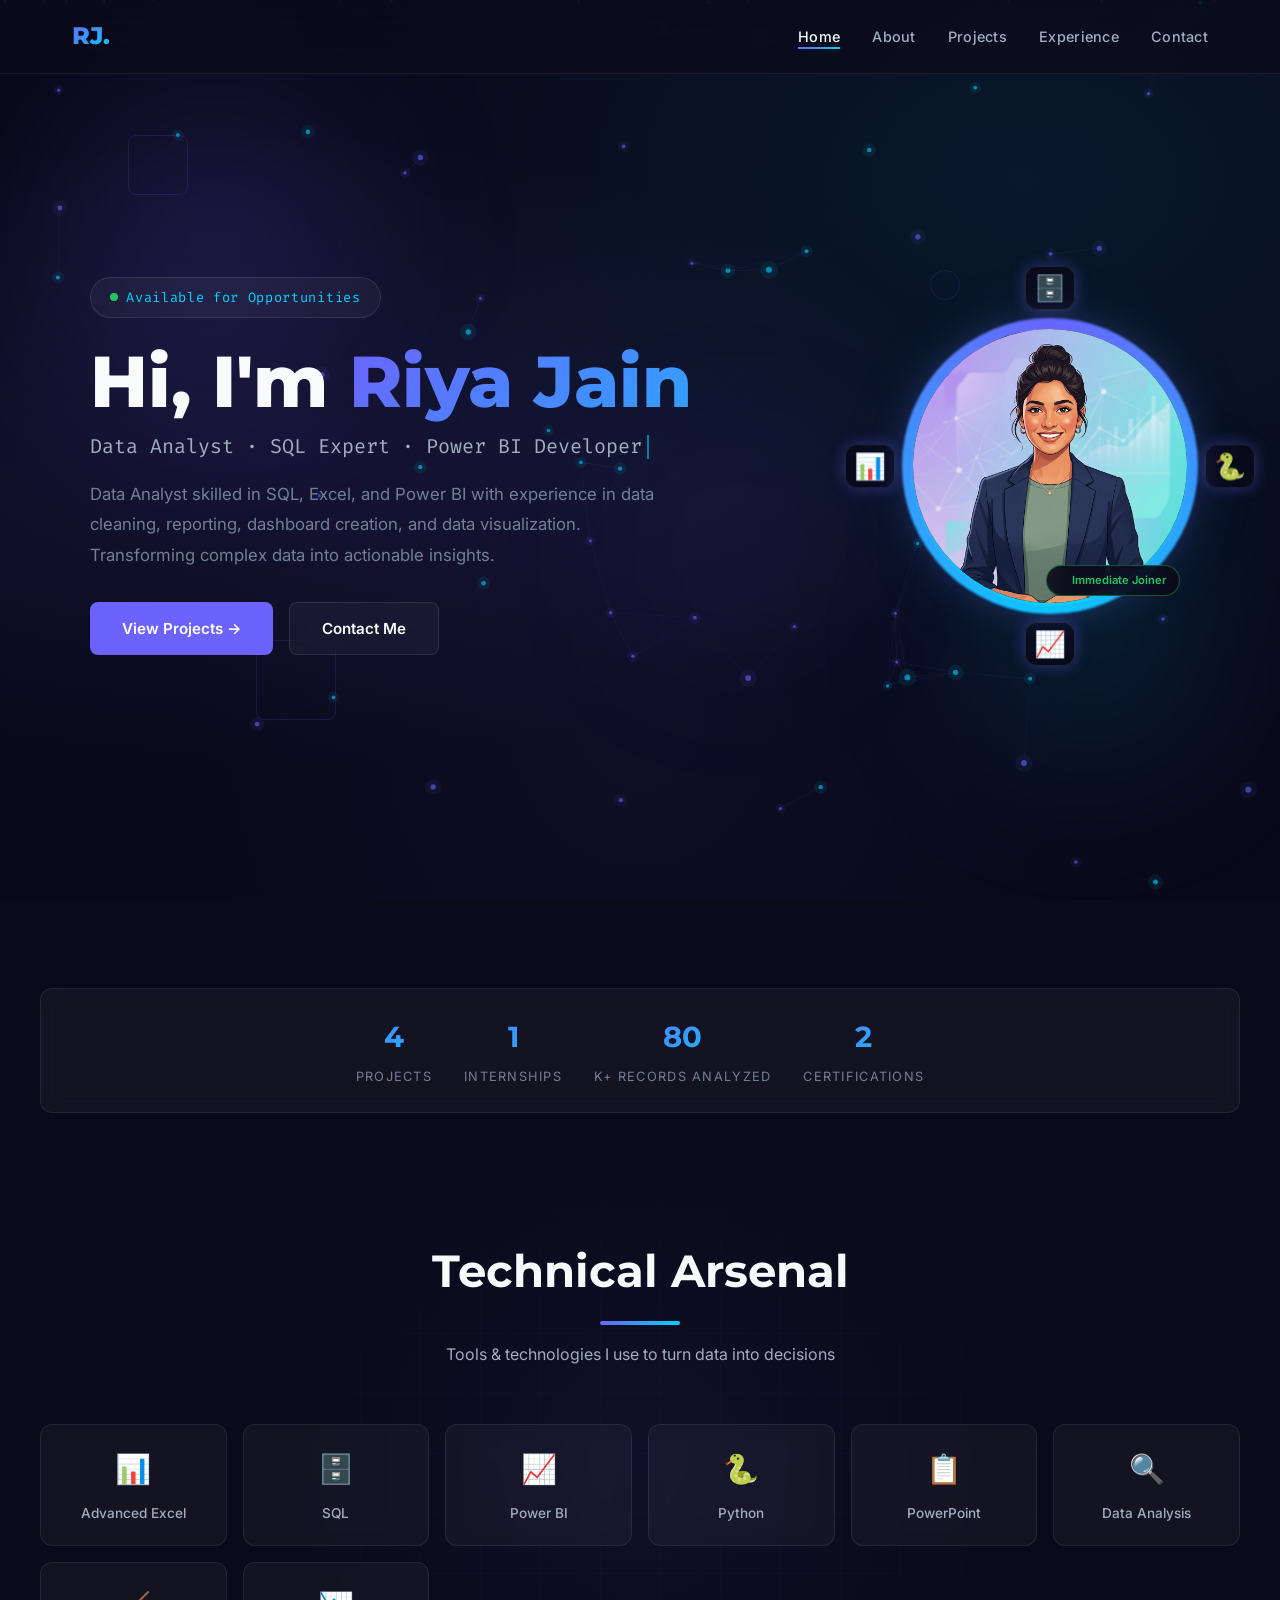
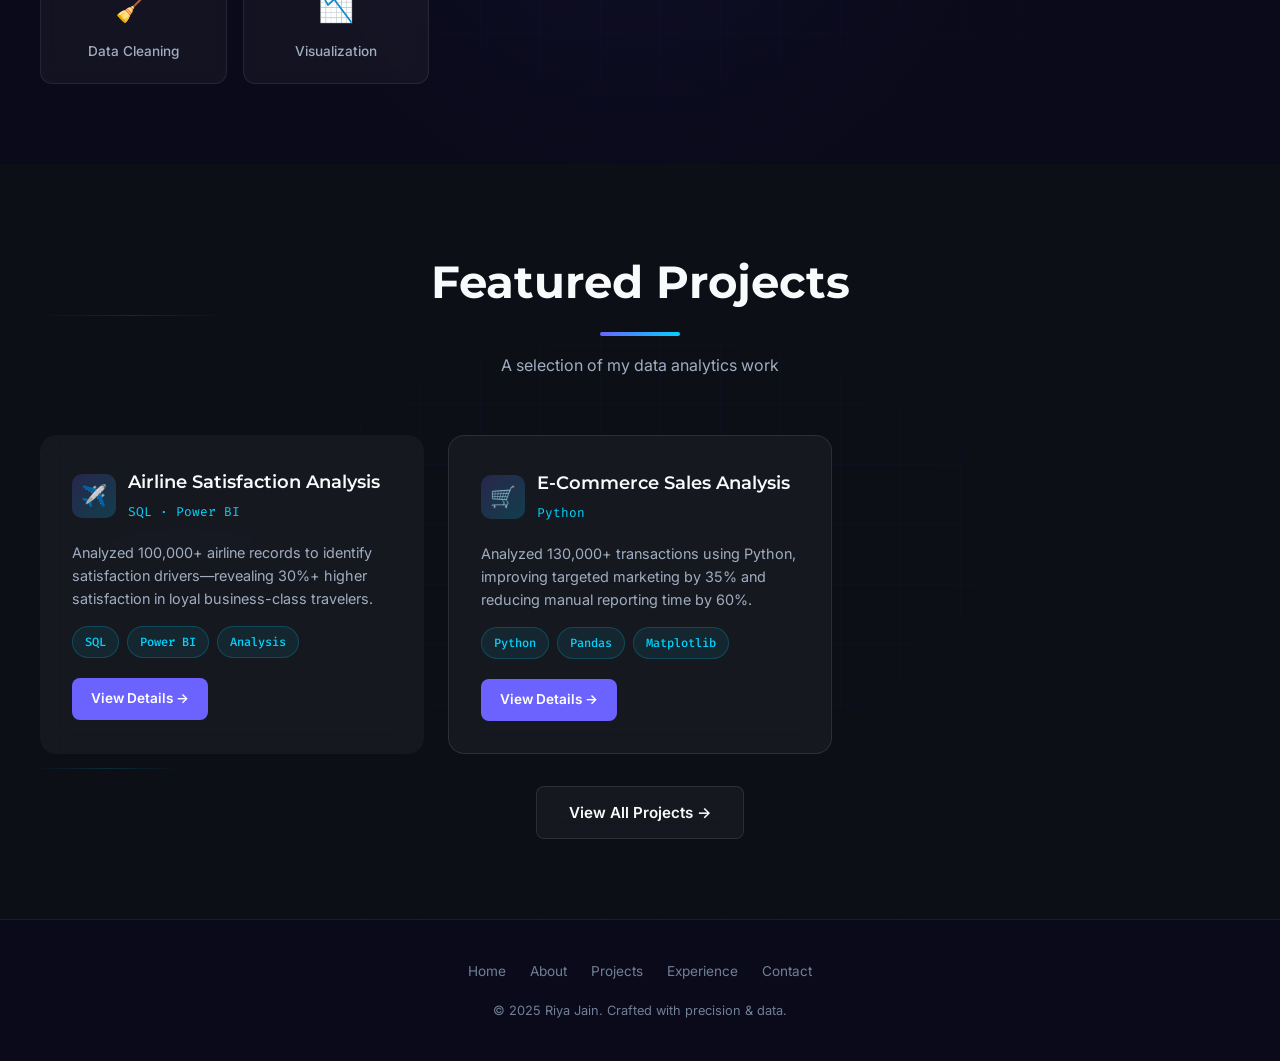
<file: index.html>
<!DOCTYPE html>
<html lang="en">
<head>
  <meta charset="UTF-8">
  <meta name="viewport" content="width=device-width, initial-scale=1.0">
  <title>Riya Jain | Data Analyst & Power BI Developer</title>
  <meta name="description" content="Portfolio of Riya Jain — Data Analyst skilled in SQL, Excel, Power BI, and Python. Transforming data into actionable insights.">
  <link rel="stylesheet" href="styles.css">
  <link rel="icon" href="data:image/svg+xml,<svg xmlns='http://www.w3.org/2000/svg' viewBox='0 0 100 100'><text y='.9em' font-size='90'>📊</text></svg>">
</head>
<body>
  <!-- Navigation -->
  <nav class="navbar" id="navbar">
    <div class="nav-container">
      <a href="index.html" class="nav-logo">RJ.</a>
      <ul class="nav-links" id="navLinks">
        <li><a href="index.html" class="active">Home</a></li>
        <li><a href="about.html">About</a></li>
        <li><a href="projects.html">Projects</a></li>
        <li><a href="experience.html">Experience</a></li>
        <li><a href="contact.html">Contact</a></li>
      </ul>
      <button class="hamburger" id="hamburger" aria-label="Toggle menu">
        <span></span><span></span><span></span>
      </button>
    </div>
  </nav>

  <!-- Hero Section -->
  <section class="hero" id="home">
    <div class="hero-bg"></div>
    <canvas id="particleNetwork"></canvas>
    <canvas id="matrixRain"></canvas>
    <div class="glow-orb glow-orb-1"></div>
    <div class="glow-orb glow-orb-2"></div>
    <div class="glow-orb glow-orb-3"></div>
    <div class="floating-shapes">
      <div class="shape"></div><div class="shape"></div><div class="shape"></div>
      <div class="shape"></div><div class="shape"></div>
    </div>
    <div class="particles" id="particles"></div>
    <div class="binary-rain" id="binaryRain"></div>

    <div class="hero-split fade-in">
      <!-- Left: Text -->
      <div class="hero-text">
        <div class="hero-badge"><span class="dot"></span> Available for Opportunities</div>
        <h1>Hi, I'm <span class="gradient-text">Riya Jain</span></h1>
        <p class="subtitle"><span class="typing-cursor">Data Analyst · SQL Expert · Power BI Developer</span></p>
        <p class="desc" style="margin:0 0 2rem;">Data Analyst skilled in SQL, Excel, and Power BI with experience in data cleaning, reporting, dashboard creation, and data visualization. Transforming complex data into actionable insights.</p>
        <div class="hero-buttons" style="justify-content:flex-start;">
          <a href="projects.html" class="btn-primary">View Projects →</a>
          <a href="contact.html" class="btn-secondary">Contact Me</a>
        </div>
      </div>

      <!-- Right: Profile Photo -->
      <div class="hero-visual">
        <div class="profile-container">
          <div class="profile-glow"></div>
          <div class="profile-ring"></div>
          <div class="profile-ring-inner"></div>
          <img src="profile.png" alt="Riya Jain - Data Analyst" class="profile-photo">
          <div class="profile-status"><span class="dot" style="width:6px;height:6px;"></span> Immediate Joiner</div>
          <!-- Orbiting Tech Icons -->
          <div class="orbit-container">
            <span class="orbit-icon" title="SQL">🗄️</span>
            <span class="orbit-icon" title="Python">🐍</span>
            <span class="orbit-icon" title="Power BI">📈</span>
            <span class="orbit-icon" title="Excel">📊</span>
          </div>
        </div>
      </div>
    </div>
  </section>

  <!-- Stats Bar -->
  <section class="section" style="padding:2.5rem 2rem;">
    <div class="section-container">
      <div class="stats-bar fade-in">
        <div class="stat-item">
          <div class="stat-number" data-count="5">0</div>
          <div class="stat-label">Projects</div>
        </div>
        <div class="stat-item">
          <div class="stat-number" data-count="2">0</div>
          <div class="stat-label">Internships</div>
        </div>
        <div class="stat-item">
          <div class="stat-number" data-count="100">0</div>
          <div class="stat-label">K+ Records Analyzed</div>
        </div>
        <div class="stat-item">
          <div class="stat-number" data-count="3">0</div>
          <div class="stat-label">Certifications</div>
        </div>
      </div>
    </div>
  </section>

  <!-- Quick Skills Preview -->
  <section class="section spotlight-section" id="skills-preview" style="position:relative;overflow:hidden;">
    <div class="tech-grid-bg"></div>
    <div class="section-container">
      <div class="section-header fade-in">
        <h2>Technical Arsenal</h2>
        <div class="underline"></div>
        <p>Tools & technologies I use to turn data into decisions</p>
      </div>
      <div class="skills-grid fade-in stagger-in">
        <div class="skill-card"><div class="icon">📊</div><div class="name">Advanced Excel</div></div>
        <div class="skill-card"><div class="icon">🗄️</div><div class="name">SQL</div></div>
        <div class="skill-card"><div class="icon">📈</div><div class="name">Power BI</div></div>
        <div class="skill-card"><div class="icon">🐍</div><div class="name">Python</div></div>
        <div class="skill-card"><div class="icon">📋</div><div class="name">PowerPoint</div></div>
        <div class="skill-card"><div class="icon">🔍</div><div class="name">Data Analysis</div></div>
        <div class="skill-card"><div class="icon">🧹</div><div class="name">Data Cleaning</div></div>
        <div class="skill-card"><div class="icon">📉</div><div class="name">Visualization</div></div>
      </div>
    </div>
  </section>

  <!-- Featured Projects Preview -->
  <section class="section" style="background: rgba(16,20,21,0.5);position:relative;overflow:hidden;">
    <div class="tech-grid-bg"></div>
    <!-- Data flow lines -->
    <div class="data-flow-line" style="top:20%;width:200px;animation-delay:0s;"></div>
    <div class="data-flow-line" style="top:50%;width:300px;animation-delay:1.5s;"></div>
    <div class="data-flow-line" style="top:80%;width:150px;animation-delay:3s;"></div>
    <div class="section-container">
      <div class="section-header fade-in">
        <h2>Featured Projects</h2>
        <div class="underline"></div>
        <p>A selection of my data analytics work</p>
      </div>
      <div class="projects-grid fade-in">
        <div class="glass-card project-card glow-border">
          <div class="card-header">
            <div class="card-icon">✈️</div>
            <div>
              <h3>Airline Satisfaction Analysis</h3>
              <span class="card-org">SQL · Power BI</span>
            </div>
          </div>
          <p class="card-desc">Analyzed 100,000+ airline records to identify satisfaction drivers—revealing 30%+ higher satisfaction in loyal business-class travelers.</p>
          <div class="tags"><span class="tag">SQL</span><span class="tag">Power BI</span><span class="tag">Analysis</span></div>
          <a href="projects.html" class="btn-primary" style="font-size:0.85rem;padding:0.6rem 1.2rem;">View Details →</a>
        </div>
        <div class="glass-card project-card">
          <div class="card-header">
            <div class="card-icon">🛒</div>
            <div>
              <h3>E-Commerce Sales Analysis</h3>
              <span class="card-org">Python</span>
            </div>
          </div>
          <p class="card-desc">Analyzed 130,000+ transactions using Python, improving targeted marketing by 35% and reducing manual reporting time by 60%.</p>
          <div class="tags"><span class="tag">Python</span><span class="tag">Pandas</span><span class="tag">Matplotlib</span></div>
          <a href="projects.html" class="btn-primary" style="font-size:0.85rem;padding:0.6rem 1.2rem;">View Details →</a>
        </div>
      </div>
      <div style="text-align:center;margin-top:2rem;" class="fade-in">
        <a href="projects.html" class="btn-secondary">View All Projects →</a>
      </div>
    </div>
  </section>

  <!-- Footer -->
  <footer class="footer">
    <div class="footer-content">
      <div class="footer-links">
        <a href="index.html">Home</a>
        <a href="about.html">About</a>
        <a href="projects.html">Projects</a>
        <a href="experience.html">Experience</a>
        <a href="contact.html">Contact</a>
      </div>
      <p>© 2025 Riya Jain. Crafted with precision & data.</p>
    </div>
  </footer>

  <script src="script.js"></script>
</body>
</html>
</file>
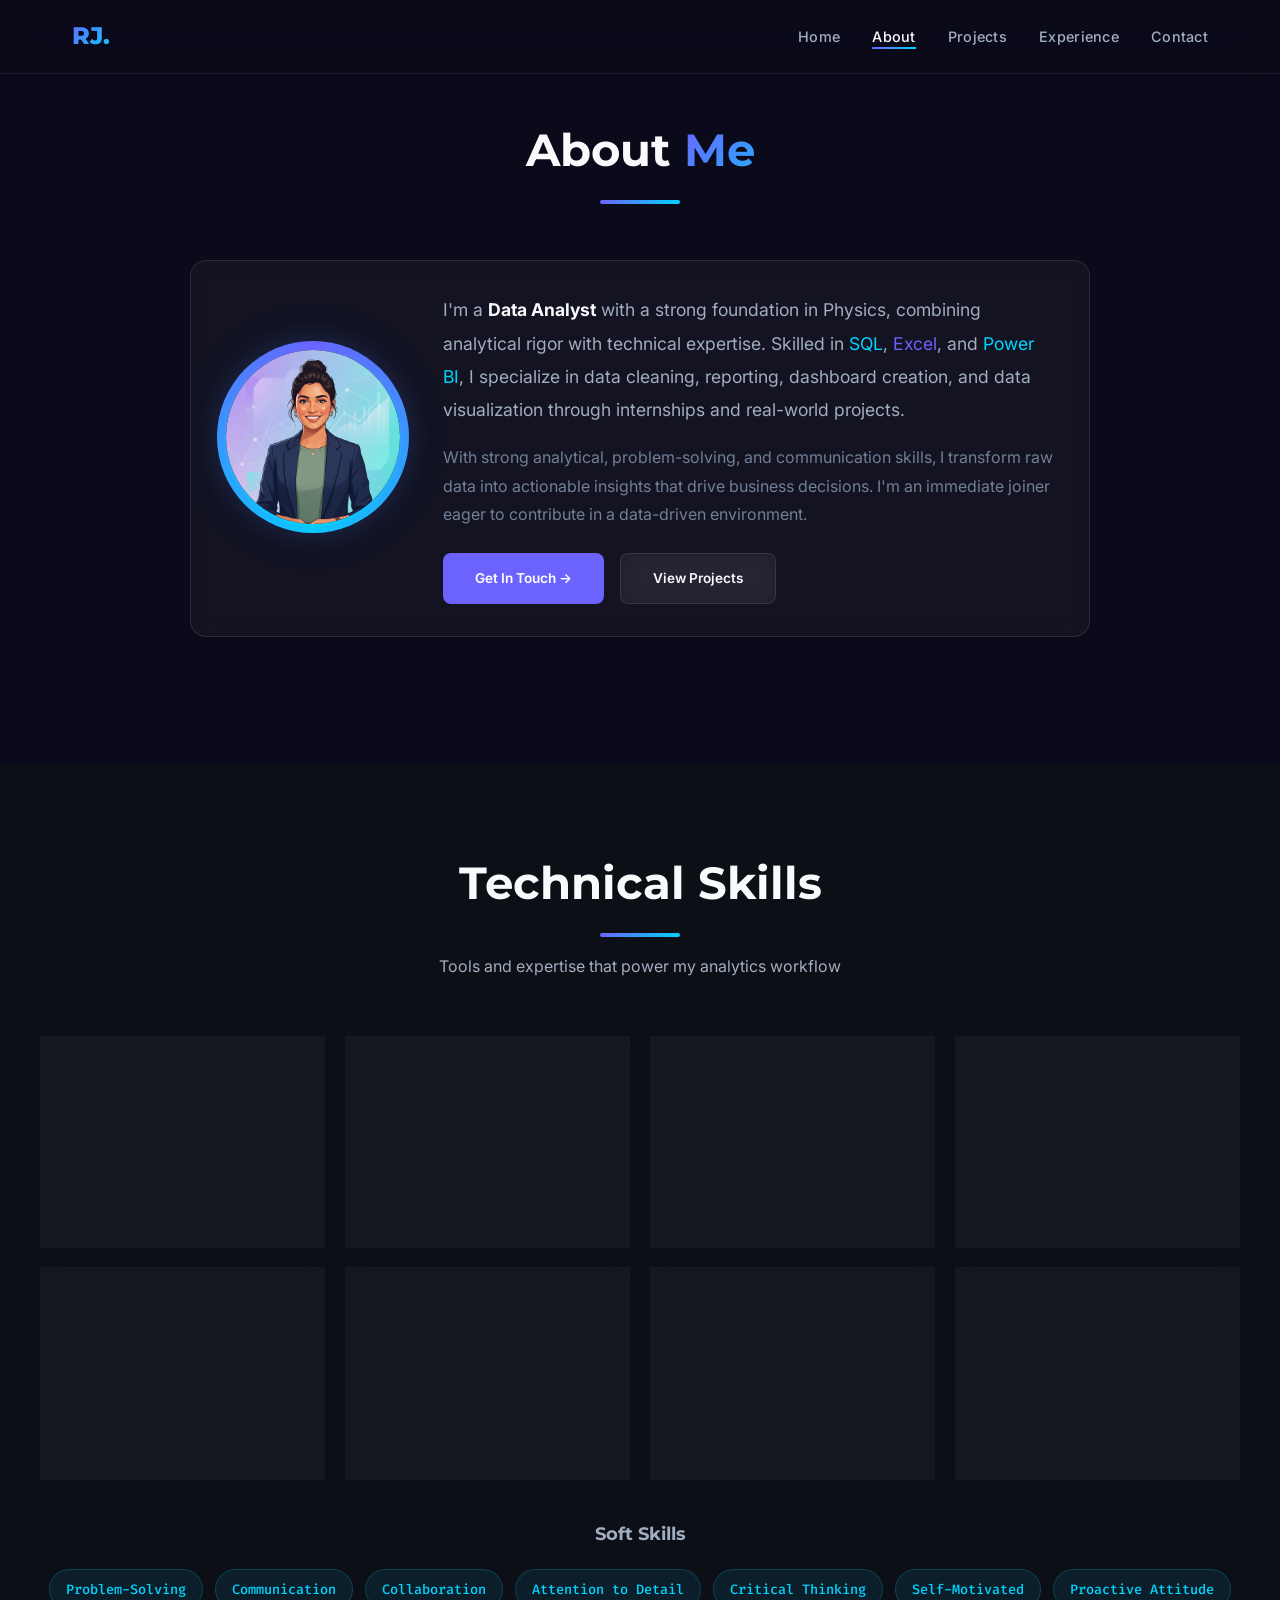
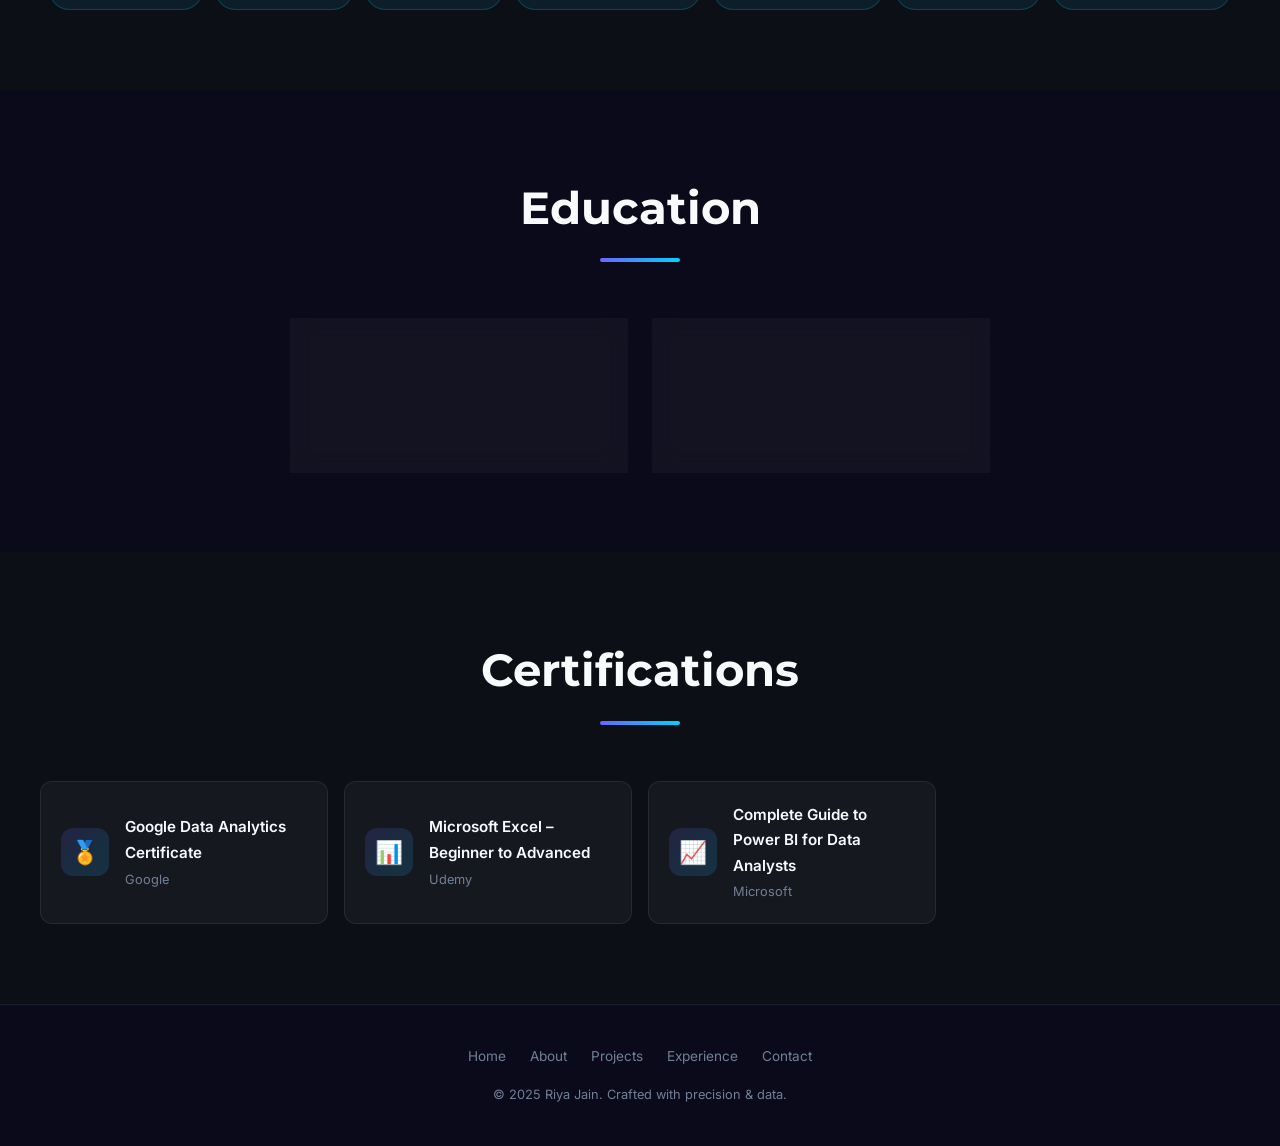
<file: about.html>
<!DOCTYPE html>
<html lang="en">
<head>
  <meta charset="UTF-8">
  <meta name="viewport" content="width=device-width, initial-scale=1.0">
  <title>About | Riya Jain - Data Analyst</title>
  <meta name="description" content="Learn about Riya Jain's background in data analytics, technical skills, education, and certifications.">
  <link rel="stylesheet" href="styles.css">
  <link rel="icon" href="data:image/svg+xml,<svg xmlns='http://www.w3.org/2000/svg' viewBox='0 0 100 100'><text y='.9em' font-size='90'>📊</text></svg>">
</head>
<body>
  <nav class="navbar" id="navbar">
    <div class="nav-container">
      <a href="index.html" class="nav-logo">RJ.</a>
      <ul class="nav-links" id="navLinks">
        <li><a href="index.html">Home</a></li>
        <li><a href="about.html" class="active">About</a></li>
        <li><a href="projects.html">Projects</a></li>
        <li><a href="experience.html">Experience</a></li>
        <li><a href="contact.html">Contact</a></li>
      </ul>
      <button class="hamburger" id="hamburger" aria-label="Toggle menu">
        <span></span><span></span><span></span>
      </button>
    </div>
  </nav>

  <!-- About Hero -->
  <section class="section" style="padding-top:7rem;">
    <div class="section-container">
      <div class="section-header fade-in">
        <h2>About <span class="gradient-text">Me</span></h2>
        <div class="underline"></div>
      </div>
      <div class="glass-card fade-in" style="max-width:900px;margin:0 auto 3rem;">
        <div class="about-bio-layout" style="display:flex;align-items:center;gap:2.5rem;">
          <!-- Profile Photo -->
          <div class="profile-about-container">
            <div class="profile-about-ring"></div>
            <div class="profile-about-ring-inner"></div>
            <img src="profile.png" alt="Riya Jain" class="profile-about" style="position:relative;z-index:2;">
          </div>
          <!-- Bio Text -->
          <div style="flex:1;">
            <p style="font-size:1.1rem;color:var(--text-secondary);line-height:1.9;">
              I'm a <strong style="color:var(--text-primary);">Data Analyst</strong> with a strong foundation in Physics, 
              combining analytical rigor with technical expertise. Skilled in 
              <span style="color:var(--cyan);">SQL</span>, 
              <span style="color:var(--purple);">Excel</span>, and 
              <span style="color:var(--cyan);">Power BI</span>, I specialize in data cleaning, reporting, 
              dashboard creation, and data visualization through internships and real-world projects.
            </p>
            <p style="font-size:1rem;color:var(--text-muted);margin-top:1rem;line-height:1.8;">
              With strong analytical, problem-solving, and communication skills, I transform raw data into actionable 
              insights that drive business decisions. I'm an immediate joiner eager to contribute in a data-driven environment.
            </p>
            <div style="margin-top:1.5rem;display:flex;gap:1rem;flex-wrap:wrap;">
              <a href="contact.html" class="btn-primary" style="font-size:0.85rem;">Get In Touch →</a>
              <a href="projects.html" class="btn-secondary" style="font-size:0.85rem;">View Projects</a>
            </div>
          </div>
        </div>
      </div>
    </div>
  </section>

  <!-- Skills -->
  <section class="section" style="background:rgba(16,20,21,0.5);">
    <div class="section-container">
      <div class="section-header fade-in">
        <h2>Technical Skills</h2>
        <div class="underline"></div>
        <p>Tools and expertise that power my analytics workflow</p>
      </div>
      <div style="display:grid;grid-template-columns:repeat(auto-fill,minmax(240px,1fr));gap:1.25rem;" class="fade-in">
        <div class="glass-card" style="padding:1.5rem;text-align:center;">
          <div style="font-size:2.5rem;margin-bottom:0.75rem;">📊</div>
          <h3 style="font-family:'Montserrat';font-size:1rem;margin-bottom:0.5rem;">Advanced Excel</h3>
          <p style="color:var(--text-muted);font-size:0.85rem;">VLOOKUP, Pivot Tables, Macros, Data Modeling</p>
        </div>
        <div class="glass-card" style="padding:1.5rem;text-align:center;">
          <div style="font-size:2.5rem;margin-bottom:0.75rem;">🗄️</div>
          <h3 style="font-family:'Montserrat';font-size:1rem;margin-bottom:0.5rem;">SQL</h3>
          <p style="color:var(--text-muted);font-size:0.85rem;">Complex Queries, Joins, CTEs, Window Functions</p>
        </div>
        <div class="glass-card" style="padding:1.5rem;text-align:center;">
          <div style="font-size:2.5rem;margin-bottom:0.75rem;">📈</div>
          <h3 style="font-family:'Montserrat';font-size:1rem;margin-bottom:0.5rem;">Power BI</h3>
          <p style="color:var(--text-muted);font-size:0.85rem;">Dashboards, DAX, Data Modeling, Storytelling</p>
        </div>
        <div class="glass-card" style="padding:1.5rem;text-align:center;">
          <div style="font-size:2.5rem;margin-bottom:0.75rem;">🐍</div>
          <h3 style="font-family:'Montserrat';font-size:1rem;margin-bottom:0.5rem;">Python</h3>
          <p style="color:var(--text-muted);font-size:0.85rem;">Pandas, Matplotlib, Data Processing, Automation</p>
        </div>
        <div class="glass-card" style="padding:1.5rem;text-align:center;">
          <div style="font-size:2.5rem;margin-bottom:0.75rem;">📋</div>
          <h3 style="font-family:'Montserrat';font-size:1rem;margin-bottom:0.5rem;">Dashboard Development</h3>
          <p style="color:var(--text-muted);font-size:0.85rem;">Interactive Dashboards, KPI Tracking, Metrics</p>
        </div>
        <div class="glass-card" style="padding:1.5rem;text-align:center;">
          <div style="font-size:2.5rem;margin-bottom:0.75rem;">📉</div>
          <h3 style="font-family:'Montserrat';font-size:1rem;margin-bottom:0.5rem;">Data Visualization</h3>
          <p style="color:var(--text-muted);font-size:0.85rem;">Charts, Graphs, Data Storytelling, Reports</p>
        </div>
        <div class="glass-card" style="padding:1.5rem;text-align:center;">
          <div style="font-size:2.5rem;margin-bottom:0.75rem;">🧹</div>
          <h3 style="font-family:'Montserrat';font-size:1rem;margin-bottom:0.5rem;">Data Cleaning & Validation</h3>
          <p style="color:var(--text-muted);font-size:0.85rem;">ETL, Data Quality, 98%+ Accuracy Standards</p>
        </div>
        <div class="glass-card" style="padding:1.5rem;text-align:center;">
          <div style="font-size:2.5rem;margin-bottom:0.75rem;">📑</div>
          <h3 style="font-family:'Montserrat';font-size:1rem;margin-bottom:0.5rem;">Reporting & Analytics</h3>
          <p style="color:var(--text-muted);font-size:0.85rem;">Business Insights, Process Optimization</p>
        </div>
      </div>
      <!-- Soft Skills -->
      <div style="margin-top:2.5rem;" class="fade-in">
        <h3 style="font-family:'Montserrat';font-size:1.1rem;text-align:center;margin-bottom:1.25rem;color:var(--text-secondary);">Soft Skills</h3>
        <div style="display:flex;flex-wrap:wrap;gap:0.75rem;justify-content:center;">
          <span class="tag" style="padding:0.5rem 1rem;font-size:0.85rem;">Problem-Solving</span>
          <span class="tag" style="padding:0.5rem 1rem;font-size:0.85rem;">Communication</span>
          <span class="tag" style="padding:0.5rem 1rem;font-size:0.85rem;">Collaboration</span>
          <span class="tag" style="padding:0.5rem 1rem;font-size:0.85rem;">Attention to Detail</span>
          <span class="tag" style="padding:0.5rem 1rem;font-size:0.85rem;">Critical Thinking</span>
          <span class="tag" style="padding:0.5rem 1rem;font-size:0.85rem;">Self-Motivated</span>
          <span class="tag" style="padding:0.5rem 1rem;font-size:0.85rem;">Proactive Attitude</span>
        </div>
      </div>
    </div>
  </section>

  <!-- Education -->
  <section class="section">
    <div class="section-container">
      <div class="section-header fade-in">
        <h2>Education</h2>
        <div class="underline"></div>
      </div>
      <div class="edu-grid fade-in" style="max-width:700px;margin:0 auto;">
        <div class="glass-card">
          <div style="display:flex;align-items:center;gap:1rem;margin-bottom:0.75rem;">
            <div class="cert-icon">🎓</div>
            <div>
              <h3 style="font-family:'Montserrat';font-size:1.1rem;">Masters in Physics</h3>
              <p style="color:var(--cyan);font-family:'Fira Code',monospace;font-size:0.8rem;">2021 — 2024</p>
            </div>
          </div>
          <p style="color:var(--text-secondary);font-size:0.9rem;">Bundelkhand University</p>
        </div>
        <div class="glass-card">
          <div style="display:flex;align-items:center;gap:1rem;margin-bottom:0.75rem;">
            <div class="cert-icon">🎓</div>
            <div>
              <h3 style="font-family:'Montserrat';font-size:1.1rem;">Bachelor in Science</h3>
              <p style="color:var(--cyan);font-family:'Fira Code',monospace;font-size:0.8rem;">2018 — 2021</p>
            </div>
          </div>
          <p style="color:var(--text-secondary);font-size:0.9rem;">Bundelkhand University</p>
        </div>
      </div>
    </div>
  </section>

  <!-- Certificates -->
  <section class="section" style="background:rgba(16,20,21,0.5);">
    <div class="section-container">
      <div class="section-header fade-in">
        <h2>Certifications</h2>
        <div class="underline"></div>
      </div>
      <div class="certs-grid fade-in">
        <div class="cert-card">
          <div class="cert-icon">🏅</div>
          <div>
            <h4>Google Data Analytics Certificate</h4>
            <p>Google</p>
          </div>
        </div>
        <div class="cert-card">
          <div class="cert-icon">📊</div>
          <div>
            <h4>Microsoft Excel – Beginner to Advanced</h4>
            <p>Udemy</p>
          </div>
        </div>
        <div class="cert-card">
          <div class="cert-icon">📈</div>
          <div>
            <h4>Complete Guide to Power BI for Data Analysts</h4>
            <p>Microsoft</p>
          </div>
        </div>
      </div>
    </div>
  </section>

  <footer class="footer">
    <div class="footer-content">
      <div class="footer-links">
        <a href="index.html">Home</a><a href="about.html">About</a>
        <a href="projects.html">Projects</a><a href="experience.html">Experience</a>
        <a href="contact.html">Contact</a>
      </div>
      <p>© 2025 Riya Jain. Crafted with precision & data.</p>
    </div>
  </footer>
  <script src="script.js"></script>
</body>
</html>
</file>
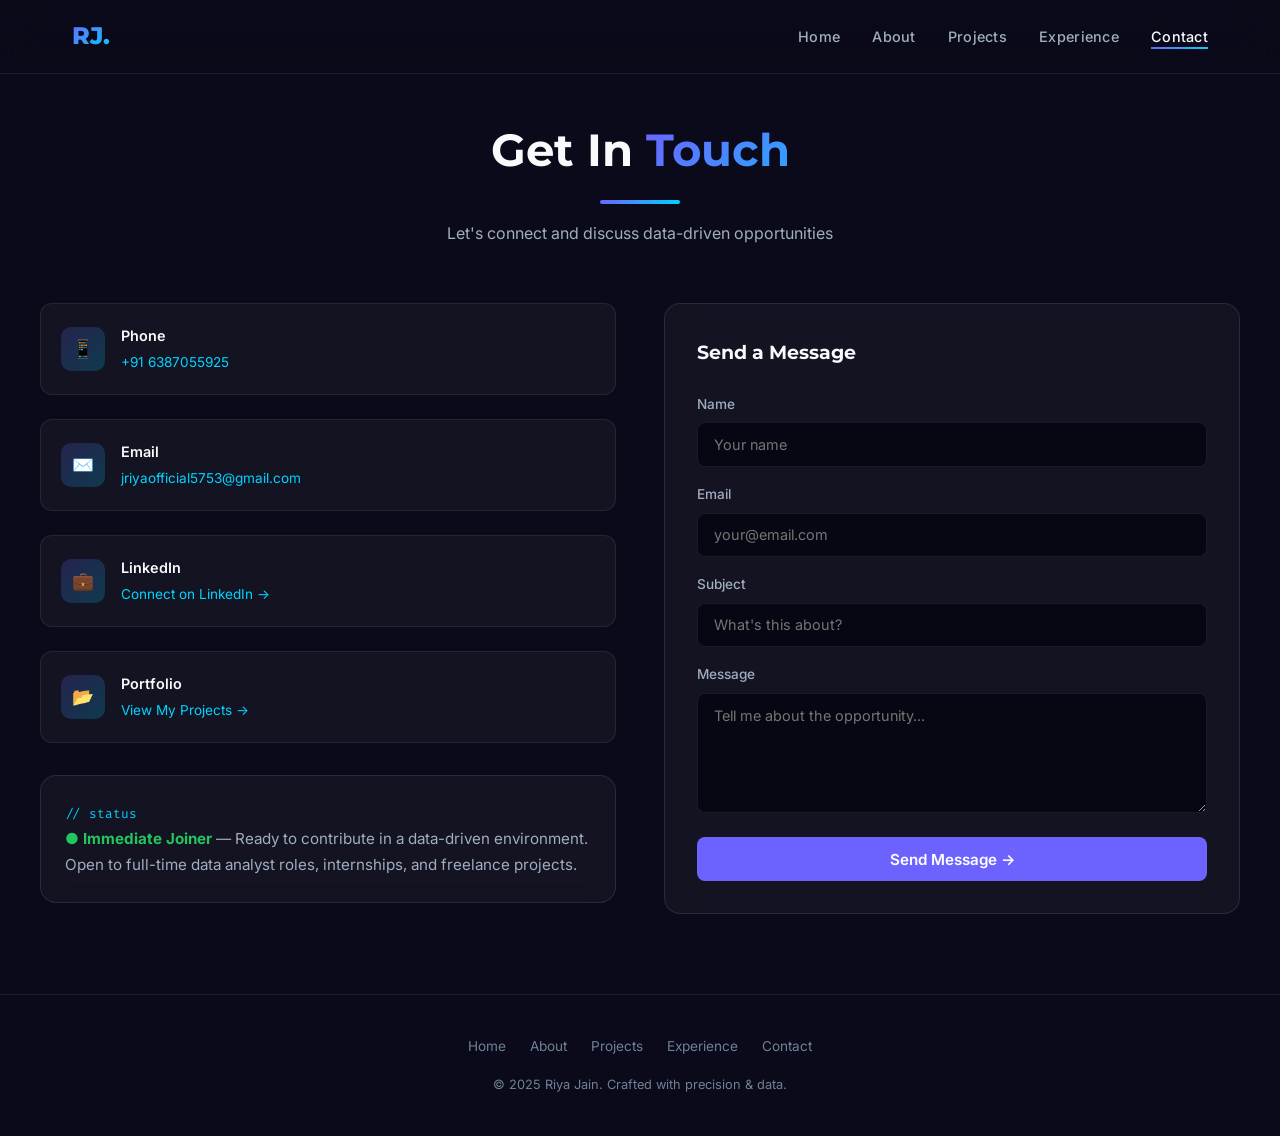
<file: contact.html>
<!DOCTYPE html>
<html lang="en">
<head>
  <meta charset="UTF-8">
  <meta name="viewport" content="width=device-width, initial-scale=1.0">
  <title>Contact | Riya Jain - Data Analyst</title>
  <meta name="description" content="Get in touch with Riya Jain for data analytics opportunities and collaborations.">
  <link rel="stylesheet" href="styles.css">
  <link rel="icon" href="data:image/svg+xml,<svg xmlns='http://www.w3.org/2000/svg' viewBox='0 0 100 100'><text y='.9em' font-size='90'>📊</text></svg>">
</head>
<body>
  <nav class="navbar" id="navbar">
    <div class="nav-container">
      <a href="index.html" class="nav-logo">RJ.</a>
      <ul class="nav-links" id="navLinks">
        <li><a href="index.html">Home</a></li>
        <li><a href="about.html">About</a></li>
        <li><a href="projects.html">Projects</a></li>
        <li><a href="experience.html">Experience</a></li>
        <li><a href="contact.html" class="active">Contact</a></li>
      </ul>
      <button class="hamburger" id="hamburger" aria-label="Toggle menu"><span></span><span></span><span></span></button>
    </div>
  </nav>

  <section class="section" style="padding-top:7rem;min-height:80vh;">
    <div class="section-container">
      <div class="section-header fade-in">
        <h2>Get In <span class="gradient-text">Touch</span></h2>
        <div class="underline"></div>
        <p>Let's connect and discuss data-driven opportunities</p>
      </div>

      <div class="contact-grid fade-in">
        <!-- Contact Info -->
        <div class="contact-info">
          <div class="contact-item">
            <div class="contact-icon">📱</div>
            <div>
              <h4>Phone</h4>
              <p><a href="tel:+916387055925">+91 6387055925</a></p>
            </div>
          </div>
          <div class="contact-item">
            <div class="contact-icon">✉️</div>
            <div>
              <h4>Email</h4>
              <p><a href="mailto:jriyaofficial5753@gmail.com">jriyaofficial5753@gmail.com</a></p>
            </div>
          </div>
          <div class="contact-item">
            <div class="contact-icon">💼</div>
            <div>
              <h4>LinkedIn</h4>
              <p><a href="https://linkedin.com" target="_blank" rel="noopener">Connect on LinkedIn →</a></p>
            </div>
          </div>
          <div class="contact-item">
            <div class="contact-icon">📂</div>
            <div>
              <h4>Portfolio</h4>
              <p><a href="projects.html">View My Projects →</a></p>
            </div>
          </div>
          <div class="glass-card" style="margin-top:0.5rem;padding:1.5rem;">
            <p style="color:var(--text-secondary);font-size:0.95rem;line-height:1.7;">
              <span style="color:var(--cyan);font-family:'Fira Code',monospace;font-size:0.8rem;">// status</span><br>
              <strong style="color:#22c55e;">● Immediate Joiner</strong> — Ready to contribute in a data-driven environment. Open to full-time data analyst roles, internships, and freelance projects.
            </p>
          </div>
        </div>

        <!-- Contact Form -->
        <div class="glass-card" style="padding:2rem;">
          <h3 style="font-family:'Montserrat';font-size:1.2rem;margin-bottom:1.5rem;">Send a Message</h3>
          <form class="contact-form" id="contactForm">
            <div class="form-group">
              <label for="name">Name</label>
              <input type="text" id="name" name="name" placeholder="Your name" required>
            </div>
            <div class="form-group">
              <label for="email">Email</label>
              <input type="email" id="email" name="email" placeholder="your@email.com" required>
            </div>
            <div class="form-group">
              <label for="subject">Subject</label>
              <input type="text" id="subject" name="subject" placeholder="What's this about?">
            </div>
            <div class="form-group">
              <label for="message">Message</label>
              <textarea id="message" name="message" placeholder="Tell me about the opportunity..." required></textarea>
            </div>
            <button type="submit" class="btn-primary" style="width:100%;justify-content:center;margin-top:0.5rem;">
              Send Message →
            </button>
          </form>
        </div>
      </div>
    </div>
  </section>

  <footer class="footer">
    <div class="footer-content">
      <div class="footer-links">
        <a href="index.html">Home</a><a href="about.html">About</a>
        <a href="projects.html">Projects</a><a href="experience.html">Experience</a>
        <a href="contact.html">Contact</a>
      </div>
      <p>© 2025 Riya Jain. Crafted with precision & data.</p>
    </div>
  </footer>
  <script src="script.js"></script>
</body>
</html>
</file>
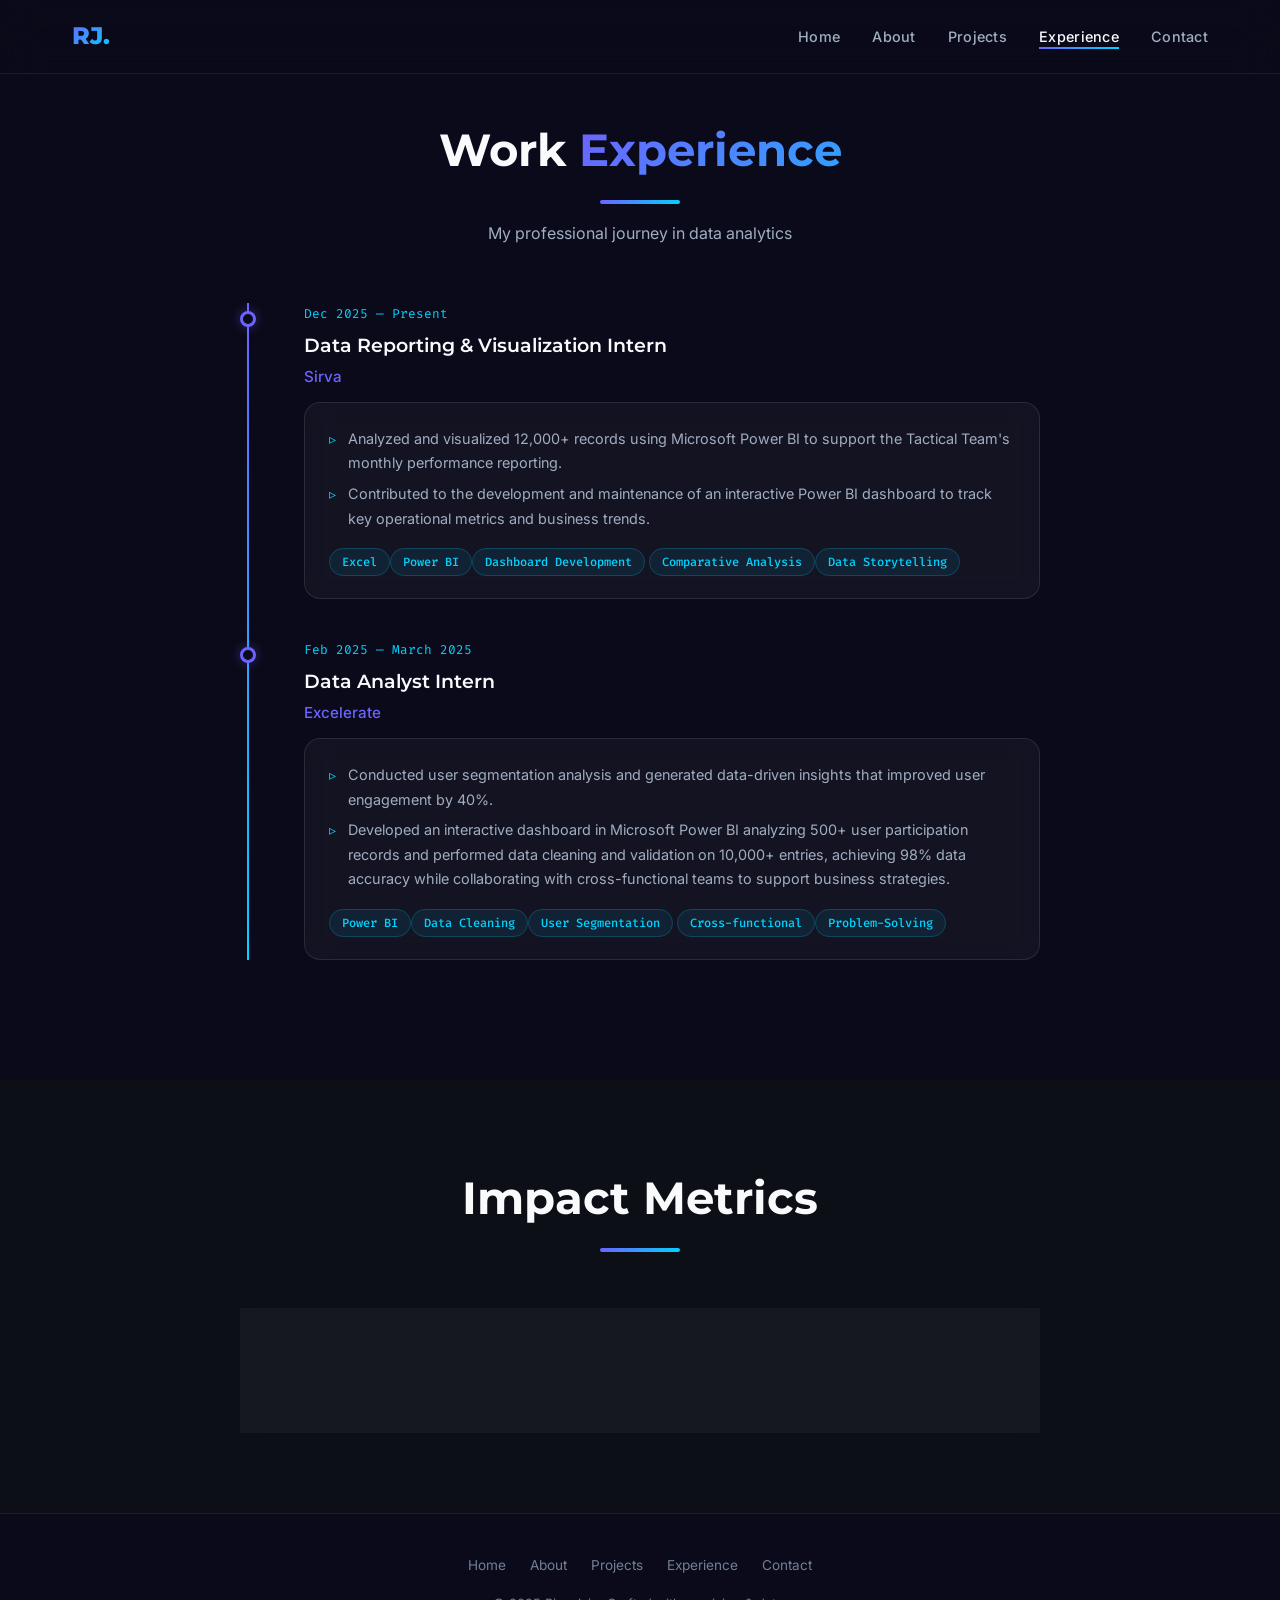
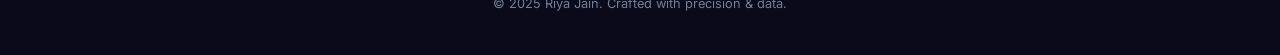
<file: experience.html>
<!DOCTYPE html>
<html lang="en">
<head>
  <meta charset="UTF-8">
  <meta name="viewport" content="width=device-width, initial-scale=1.0">
  <title>Experience | Riya Jain - Data Analyst</title>
  <meta name="description" content="Riya Jain's professional experience as a Data Analyst Intern at Excelerate and Sirva.">
  <link rel="stylesheet" href="styles.css">
  <link rel="icon" href="data:image/svg+xml,<svg xmlns='http://www.w3.org/2000/svg' viewBox='0 0 100 100'><text y='.9em' font-size='90'>📊</text></svg>">
</head>
<body>
  <nav class="navbar" id="navbar">
    <div class="nav-container">
      <a href="index.html" class="nav-logo">RJ.</a>
      <ul class="nav-links" id="navLinks">
        <li><a href="index.html">Home</a></li>
        <li><a href="about.html">About</a></li>
        <li><a href="projects.html">Projects</a></li>
        <li><a href="experience.html" class="active">Experience</a></li>
        <li><a href="contact.html">Contact</a></li>
      </ul>
      <button class="hamburger" id="hamburger" aria-label="Toggle menu"><span></span><span></span><span></span></button>
    </div>
  </nav>

  <section class="section" style="padding-top:7rem;">
    <div class="section-container">
      <div class="section-header fade-in">
        <h2>Work <span class="gradient-text">Experience</span></h2>
        <div class="underline"></div>
        <p>My professional journey in data analytics</p>
      </div>

      <div style="max-width:800px;margin:0 auto;">
        <div class="timeline fade-in">
          <!-- Experience 1 -->
          <div class="timeline-item">
            <div class="date">Dec 2025 — Present</div>
            <h3>Data Reporting & Visualization Intern</h3>
            <div class="company">Sirva</div>
            <div class="glass-card" style="margin-top:0.75rem;padding:1.5rem;">
              <ul>
                <li>Analyzed and visualized 12,000+ records using Microsoft Power BI to support the Tactical Team's monthly performance reporting.</li>
                <li>Contributed to the development and maintenance of an interactive Power BI dashboard to track key operational metrics and business trends.</li>
              </ul>
              <div class="tags" style="margin-top:1rem;">
                <span class="tag">Excel</span><span class="tag">Power BI</span><span class="tag">Dashboard Development</span>
                <span class="tag">Comparative Analysis</span><span class="tag">Data Storytelling</span>
              </div>
            </div>
          </div>

          <!-- Experience 2 -->
          <div class="timeline-item">
            <div class="date">Feb 2025 — March 2025</div>
            <h3>Data Analyst Intern</h3>
            <div class="company">Excelerate</div>
            <div class="glass-card" style="margin-top:0.75rem;padding:1.5rem;">
              <ul>
                <li>Conducted user segmentation analysis and generated data-driven insights that improved user engagement by 40%.</li>
                <li>Developed an interactive dashboard in Microsoft Power BI analyzing 500+ user participation records and performed data cleaning and validation on 10,000+ entries, achieving 98% data accuracy while collaborating with cross-functional teams to support business strategies.</li>
              </ul>
              <div class="tags" style="margin-top:1rem;">
                <span class="tag">Power BI</span><span class="tag">Data Cleaning</span><span class="tag">User Segmentation</span>
                <span class="tag">Cross-functional</span><span class="tag">Problem-Solving</span>
              </div>
            </div>
          </div>
        </div>
      </div>
    </div>
  </section>

  <!-- Impact Metrics -->
  <section class="section" style="background:rgba(16,20,21,0.5);">
    <div class="section-container">
      <div class="section-header fade-in">
        <h2>Impact Metrics</h2>
        <div class="underline"></div>
      </div>
      <div class="stats-bar fade-in" style="max-width:800px;margin:0 auto;">
        <div class="stat-item">
          <div class="stat-number">40%</div>
          <div class="stat-label">Engagement Boost</div>
        </div>
        <div class="stat-item">
          <div class="stat-number">98%</div>
          <div class="stat-label">Data Accuracy</div>
        </div>
        <div class="stat-item">
          <div class="stat-number">12K+</div>
          <div class="stat-label">Records Analyzed</div>
        </div>
        <div class="stat-item">
          <div class="stat-number">10K+</div>
          <div class="stat-label">Entries Cleaned</div>
        </div>
      </div>
    </div>
  </section>

  <footer class="footer">
    <div class="footer-content">
      <div class="footer-links">
        <a href="index.html">Home</a><a href="about.html">About</a>
        <a href="projects.html">Projects</a><a href="experience.html">Experience</a>
        <a href="contact.html">Contact</a>
      </div>
      <p>© 2025 Riya Jain. Crafted with precision & data.</p>
    </div>
  </footer>
  <script src="script.js"></script>
</body>
</html>
</file>
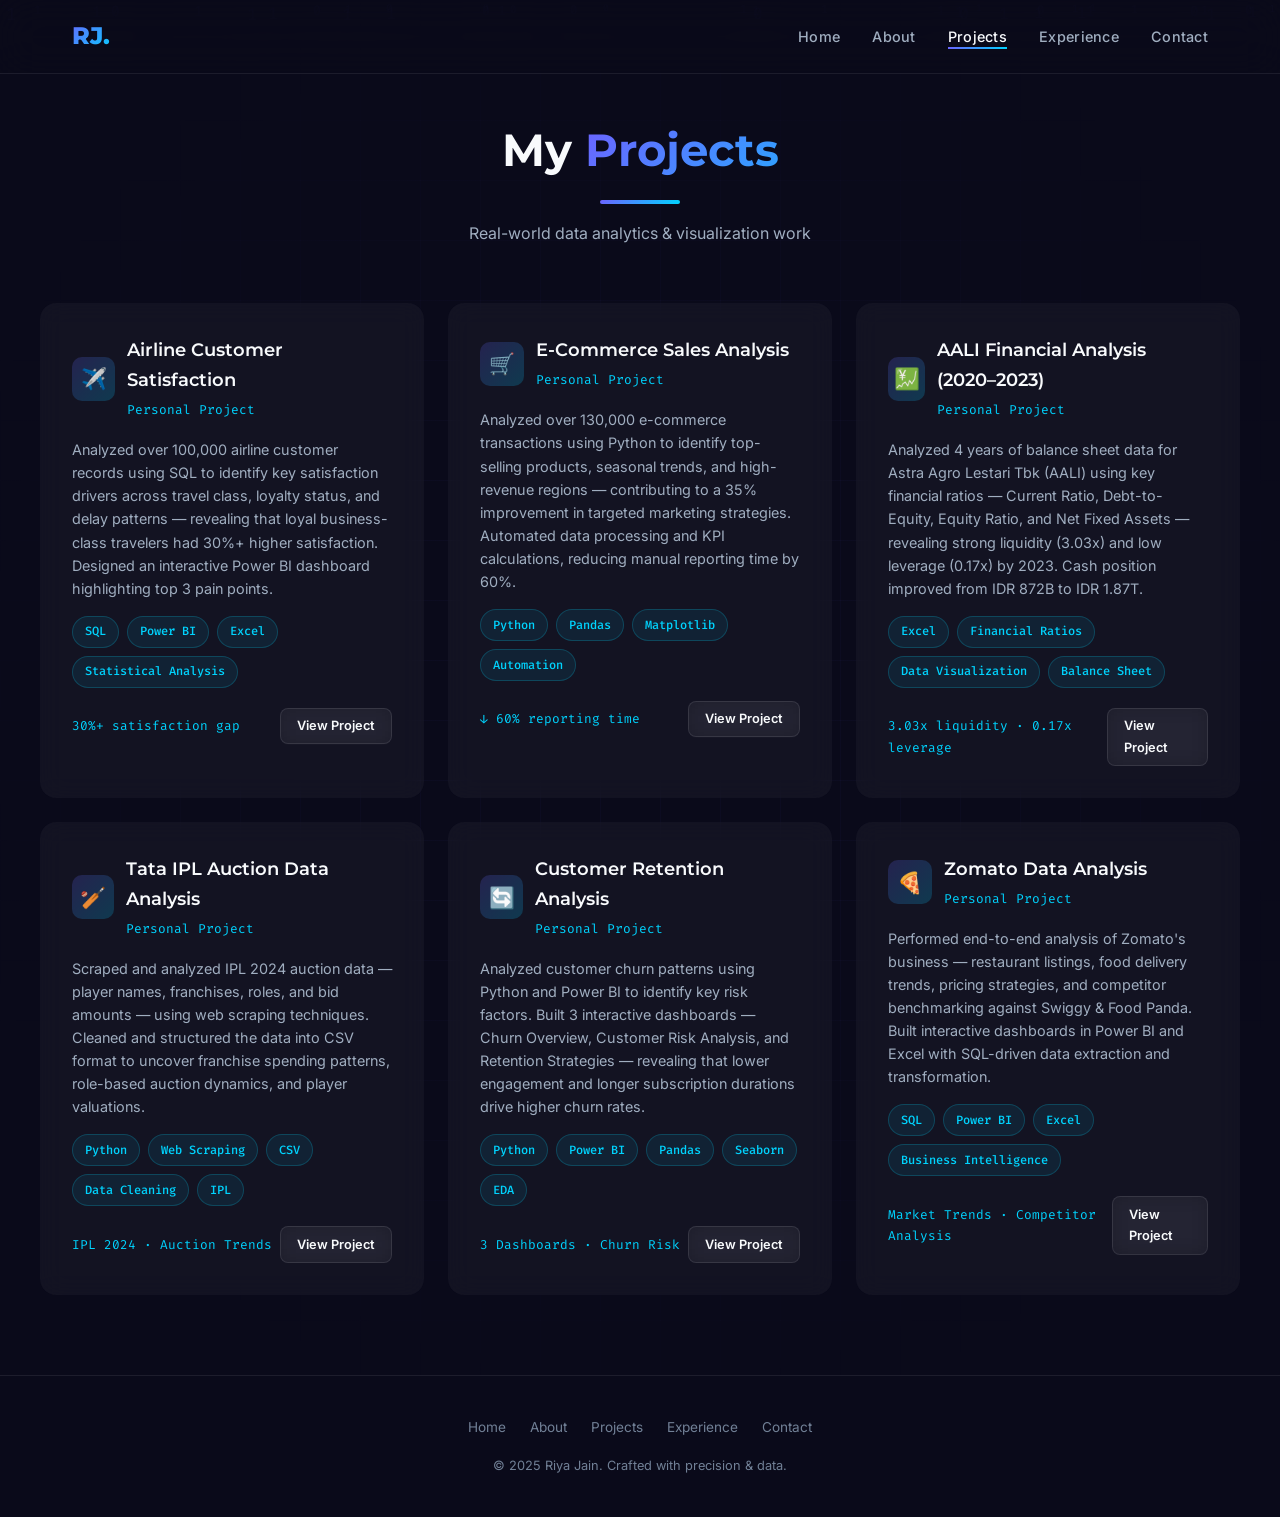
<file: projects.html>
<!DOCTYPE html>
<html lang="en">
<head>
  <meta charset="UTF-8">
  <meta name="viewport" content="width=device-width, initial-scale=1.0">
  <title>Projects | Riya Jain - Data Analyst</title>
  <meta name="description" content="Explore Riya Jain's data analytics projects including Power BI dashboards, SQL analysis, and Python automation.">
  <link rel="stylesheet" href="styles.css">
  <link rel="icon" href="data:image/svg+xml,<svg xmlns='http://www.w3.org/2000/svg' viewBox='0 0 100 100'><text y='.9em' font-size='90'>📊</text></svg>">
</head>
<body>
  <nav class="navbar" id="navbar">
    <div class="nav-container">
      <a href="index.html" class="nav-logo">RJ.</a>
      <ul class="nav-links" id="navLinks">
        <li><a href="index.html">Home</a></li>
        <li><a href="about.html">About</a></li>
        <li><a href="projects.html" class="active">Projects</a></li>
        <li><a href="experience.html">Experience</a></li>
        <li><a href="contact.html">Contact</a></li>
      </ul>
      <button class="hamburger" id="hamburger" aria-label="Toggle menu"><span></span><span></span><span></span></button>
    </div>
  </nav>

  <section class="section" style="padding-top:7rem;position:relative;overflow:hidden;">
    <div class="tech-grid-bg"></div>
    <div class="binary-rain" id="binaryRain"></div>
    <div class="section-container">
      <div class="section-header fade-in">
        <h2>My <span class="gradient-text">Projects</span></h2>
        <div class="underline"></div>
        <p>Real-world data analytics & visualization work</p>
      </div>

      <div class="projects-grid">
        <!-- Project 3 -->
        <div class="glass-card project-card fade-in glow-border">
          <div class="card-header">
            <div class="card-icon">✈️</div>
            <div>
              <h3>Airline Customer Satisfaction</h3>
              <span class="card-org">Personal Project</span>
            </div>
          </div>
          <p class="card-desc">Analyzed over 100,000 airline customer records using SQL to identify key satisfaction drivers across travel class, loyalty status, and delay patterns — revealing that loyal business-class travelers had 30%+ higher satisfaction. Designed an interactive Power BI dashboard highlighting top 3 pain points.</p>
          <div class="tags">
            <span class="tag">SQL</span><span class="tag">Power BI</span><span class="tag">Excel</span><span class="tag">Statistical Analysis</span>
          </div>
          <div style="display:flex;align-items:center;justify-content:space-between;margin-top:1rem;">
            <span style="color:var(--cyan);font-family:'Fira Code',monospace;font-size:0.8rem;">30%+ satisfaction gap</span>
            <a href="https://github.com/jriya23/Airline-Customer-Satisfaction-Analysis" target="_blank" class="btn-secondary" style="padding:0.4rem 1rem;font-size:0.8rem;">View Project</a>
          </div>
        </div>

        <!-- Project 4 -->
        <div class="glass-card project-card fade-in glow-border">
          <div class="card-header">
            <div class="card-icon">🛒</div>
            <div>
              <h3>E-Commerce Sales Analysis</h3>
              <span class="card-org">Personal Project</span>
            </div>
          </div>
          <p class="card-desc">Analyzed over 130,000 e-commerce transactions using Python to identify top-selling products, seasonal trends, and high-revenue regions — contributing to a 35% improvement in targeted marketing strategies. Automated data processing and KPI calculations, reducing manual reporting time by 60%.</p>
          <div class="tags">
            <span class="tag">Python</span><span class="tag">Pandas</span><span class="tag">Matplotlib</span><span class="tag">Automation</span>
          </div>
          <div style="display:flex;align-items:center;justify-content:space-between;margin-top:1rem;">
            <span style="color:var(--cyan);font-family:'Fira Code',monospace;font-size:0.8rem;">↓ 60% reporting time</span>
            <a href="https://github.com/jriya23/E-Commerce-Sales-Analysis" target="_blank" class="btn-secondary" style="padding:0.4rem 1rem;font-size:0.8rem;">View Project</a>
          </div>
        </div>

        <!-- Project 5: AALI Financial Analysis -->
        <div class="glass-card project-card fade-in glow-border">
          <div class="card-header">
            <div class="card-icon">💹</div>
            <div>
              <h3>AALI Financial Analysis (2020–2023)</h3>
              <span class="card-org">Personal Project</span>
            </div>
          </div>
          <p class="card-desc">Analyzed 4 years of balance sheet data for Astra Agro Lestari Tbk (AALI) using key financial ratios — Current Ratio, Debt-to-Equity, Equity Ratio, and Net Fixed Assets — revealing strong liquidity (3.03x) and low leverage (0.17x) by 2023. Cash position improved from IDR 872B to IDR 1.87T.</p>
          <div class="tags">
            <span class="tag">Excel</span><span class="tag">Financial Ratios</span><span class="tag">Data Visualization</span><span class="tag">Balance Sheet</span>
          </div>
          <div style="display:flex;align-items:center;justify-content:space-between;margin-top:1rem;">
            <span style="color:var(--cyan);font-family:'Fira Code',monospace;font-size:0.8rem;">3.03x liquidity · 0.17x leverage</span>
            <a href="https://github.com/jriya23/aali-financial-analysis" target="_blank" class="btn-secondary" style="padding:0.4rem 1rem;font-size:0.8rem;">View Project</a>
          </div>
        </div>

        <!-- Project 6: Tata IPL Auction Analysis -->
        <div class="glass-card project-card fade-in glow-border">
          <div class="card-header">
            <div class="card-icon">🏏</div>
            <div>
              <h3>Tata IPL Auction Data Analysis</h3>
              <span class="card-org">Personal Project</span>
            </div>
          </div>
          <p class="card-desc">Scraped and analyzed IPL 2024 auction data — player names, franchises, roles, and bid amounts — using web scraping techniques. Cleaned and structured the data into CSV format to uncover franchise spending patterns, role-based auction dynamics, and player valuations.</p>
          <div class="tags">
            <span class="tag">Python</span><span class="tag">Web Scraping</span><span class="tag">CSV</span><span class="tag">Data Cleaning</span><span class="tag">IPL</span>
          </div>
          <div style="display:flex;align-items:center;justify-content:space-between;margin-top:1rem;">
            <span style="color:var(--cyan);font-family:'Fira Code',monospace;font-size:0.8rem;">IPL 2024 · Auction Trends</span>
            <a href="https://github.com/jriya23/Tata-IPL-Auction-Analysis" target="_blank" class="btn-secondary" style="padding:0.4rem 1rem;font-size:0.8rem;">View Project</a>
          </div>
        </div>

        <!-- Project 7: Customer Retention Analysis -->
        <div class="glass-card project-card fade-in glow-border">
          <div class="card-header">
            <div class="card-icon">🔄</div>
            <div>
              <h3>Customer Retention Analysis</h3>
              <span class="card-org">Personal Project</span>
            </div>
          </div>
          <p class="card-desc">Analyzed customer churn patterns using Python and Power BI to identify key risk factors. Built 3 interactive dashboards — Churn Overview, Customer Risk Analysis, and Retention Strategies — revealing that lower engagement and longer subscription durations drive higher churn rates.</p>
          <div class="tags">
            <span class="tag">Python</span><span class="tag">Power BI</span><span class="tag">Pandas</span><span class="tag">Seaborn</span><span class="tag">EDA</span>
          </div>
          <div style="display:flex;align-items:center;justify-content:space-between;margin-top:1rem;">
            <span style="color:var(--cyan);font-family:'Fira Code',monospace;font-size:0.8rem;">3 Dashboards · Churn Risk</span>
            <a href="https://github.com/jriya23/Customer-Retention-Analysis" target="_blank" class="btn-secondary" style="padding:0.4rem 1rem;font-size:0.8rem;">View Project</a>
          </div>
        </div>

        <!-- Project 8: Zomato Analysis -->
        <div class="glass-card project-card fade-in glow-border">
          <div class="card-header">
            <div class="card-icon">🍕</div>
            <div>
              <h3>Zomato Data Analysis</h3>
              <span class="card-org">Personal Project</span>
            </div>
          </div>
          <p class="card-desc">Performed end-to-end analysis of Zomato's business — restaurant listings, food delivery trends, pricing strategies, and competitor benchmarking against Swiggy & Food Panda. Built interactive dashboards in Power BI and Excel with SQL-driven data extraction and transformation.</p>
          <div class="tags">
            <span class="tag">SQL</span><span class="tag">Power BI</span><span class="tag">Excel</span><span class="tag">Business Intelligence</span>
          </div>
          <div style="display:flex;align-items:center;justify-content:space-between;margin-top:1rem;">
            <span style="color:var(--cyan);font-family:'Fira Code',monospace;font-size:0.8rem;">Market Trends · Competitor Analysis</span>
            <a href="https://github.com/jriya23/Zomato-Analysis" target="_blank" class="btn-secondary" style="padding:0.4rem 1rem;font-size:0.8rem;">View Project</a>
          </div>
        </div>
      </div>
    </div>
  </section>

  <footer class="footer">
    <div class="footer-content">
      <div class="footer-links">
        <a href="index.html">Home</a><a href="about.html">About</a>
        <a href="projects.html">Projects</a><a href="experience.html">Experience</a>
        <a href="contact.html">Contact</a>
      </div>
      <p>© 2025 Riya Jain. Crafted with precision & data.</p>
    </div>
  </footer>
  <script src="script.js"></script>
</body>
</html>
</file>
<file: styles.css>
@import url('https://fonts.googleapis.com/css2?family=Montserrat:wght@400;500;600;700;800&family=Inter:wght@300;400;500;600&family=Fira+Code:wght@400;500&display=swap');

:root {
  --bg-primary: #0A0A1A;
  --bg-secondary: #101420;
  --bg-card: rgba(255,255,255,0.05);
  --purple: #6C63FF;
  --purple-glow: rgba(108,99,255,0.4);
  --cyan: #00D4FF;
  --cyan-glow: rgba(0,212,255,0.3);
  --text-primary: #F8FAFC;
  --text-secondary: #A0AEC0;
  --text-muted: #718096;
  --border: rgba(255,255,255,0.08);
  --glass-bg: rgba(255,255,255,0.04);
  --glass-border: rgba(255,255,255,0.1);
  --gradient: linear-gradient(135deg, #6C63FF, #00D4FF);
  --max-w: 1200px;
}

*, *::before, *::after { margin:0; padding:0; box-sizing:border-box; }

html {
  scroll-behavior: smooth;
  scrollbar-width: thin;
  scrollbar-color: var(--purple) var(--bg-primary);
}

body {
  font-family: 'Inter', sans-serif;
  background: var(--bg-primary);
  color: var(--text-primary);
  line-height: 1.7;
  overflow-x: hidden;
}

/* ===== SCROLLBAR ===== */
::-webkit-scrollbar { width: 6px; }
::-webkit-scrollbar-track { background: var(--bg-primary); }
::-webkit-scrollbar-thumb { background: var(--purple); border-radius: 3px; }

/* ===== NAVIGATION ===== */
.navbar {
  position: fixed; top: 0; left: 0; width: 100%; z-index: 1000;
  background: rgba(10,10,26,0.7);
  backdrop-filter: blur(20px); -webkit-backdrop-filter: blur(20px);
  border-bottom: 1px solid var(--border);
  transition: all 0.3s ease;
}
.navbar.scrolled { background: rgba(10,10,26,0.95); box-shadow: 0 4px 30px rgba(0,0,0,0.3); }
.nav-container {
  max-width: var(--max-w); margin: 0 auto;
  display: flex; align-items: center; justify-content: space-between;
  padding: 1rem 2rem;
}
.nav-logo {
  font-family: 'Montserrat', sans-serif; font-weight: 800; font-size: 1.5rem;
  background: var(--gradient); -webkit-background-clip: text; -webkit-text-fill-color: transparent;
  background-clip: text; text-decoration: none;
}
.nav-links { display: flex; list-style: none; gap: 2rem; }
.nav-links a {
  color: var(--text-secondary); text-decoration: none; font-size: 0.9rem;
  font-weight: 500; position: relative; transition: color 0.3s;
  letter-spacing: 0.02em;
}
.nav-links a::after {
  content:''; position: absolute; bottom: -4px; left: 0; width: 0; height: 2px;
  background: var(--gradient); transition: width 0.3s;
}
.nav-links a:hover, .nav-links a.active { color: var(--text-primary); }
.nav-links a:hover::after, .nav-links a.active::after { width: 100%; }

.hamburger { display: none; flex-direction: column; gap: 5px; cursor: pointer; background: none; border: none; padding: 4px; }
.hamburger span { width: 24px; height: 2px; background: var(--text-primary); transition: 0.3s; border-radius: 2px; }

/* ===== HERO ===== */
.hero {
  min-height: 100vh; display: flex; align-items: center; justify-content: center;
  position: relative; overflow: hidden; padding: 6rem 2rem 4rem;
}
.hero-bg {
  position: absolute; inset: 0; z-index: 0;
  background: radial-gradient(ellipse at 20% 50%, rgba(108,99,255,0.12) 0%, transparent 50%),
              radial-gradient(ellipse at 80% 20%, rgba(0,212,255,0.08) 0%, transparent 50%),
              radial-gradient(ellipse at 50% 80%, rgba(108,99,255,0.06) 0%, transparent 50%);
}
/* Glow Orbs */
.glow-orb {
  position: absolute; border-radius: 50%; filter: blur(80px); z-index: 0; pointer-events: none;
  animation: orb-float 12s ease-in-out infinite;
}
.glow-orb-1 { width: 300px; height: 300px; background: rgba(108,99,255,0.15); top: 10%; left: 5%; }
.glow-orb-2 { width: 250px; height: 250px; background: rgba(0,212,255,0.1); bottom: 15%; right: 5%; animation-delay: -6s; }
.glow-orb-3 { width: 200px; height: 200px; background: rgba(108,99,255,0.08); top: 50%; left: 50%; animation-delay: -3s; }
@keyframes orb-float {
  0%,100% { transform: translate(0,0) scale(1); }
  33% { transform: translate(30px,-40px) scale(1.1); }
  66% { transform: translate(-20px,30px) scale(0.9); }
}

.hero-split {
  position: relative; z-index: 2; display: flex; align-items: center; gap: 4rem;
  max-width: 1100px; width: 100%;
}
.hero-text { flex: 1; text-align: left; }
.hero-visual { flex-shrink: 0; display: flex; justify-content: center; align-items: center; }

/* ===== PROFILE PHOTO ===== */
.profile-container {
  position: relative; width: 280px; height: 280px;
}
.profile-ring {
  position: absolute; inset: -8px; border-radius: 50%;
  background: conic-gradient(var(--purple), var(--cyan), var(--purple));
  animation: ring-spin 6s linear infinite;
  filter: blur(1px);
}
@keyframes ring-spin { 0% { transform: rotate(0deg); } 100% { transform: rotate(360deg); } }
.profile-ring-inner {
  position: absolute; inset: 3px; border-radius: 50%;
  background: var(--bg-primary);
}
.profile-photo {
  width: 280px; height: 280px; border-radius: 50%; object-fit: cover;
  position: relative; z-index: 2;
  border: 3px solid transparent;
  box-shadow: 0 0 40px rgba(108,99,255,0.3), 0 0 80px rgba(0,212,255,0.1);
}
.profile-glow {
  position: absolute; inset: -20px; border-radius: 50%;
  background: radial-gradient(circle, rgba(108,99,255,0.2) 0%, transparent 70%);
  z-index: 0; animation: profile-pulse 4s ease-in-out infinite;
}
@keyframes profile-pulse {
  0%,100% { transform: scale(1); opacity: 0.6; }
  50% { transform: scale(1.08); opacity: 1; }
}
/* Floating status badge on photo */
.profile-status {
  position: absolute; bottom: 10px; right: 10px; z-index: 3;
  background: rgba(10,10,26,0.9); border: 1px solid rgba(34,197,94,0.4);
  border-radius: 50px; padding: 0.3rem 0.8rem;
  display: flex; align-items: center; gap: 0.4rem;
  font-size: 0.7rem; color: #22c55e; font-weight: 600;
  backdrop-filter: blur(10px);
  animation: badge-bounce 3s ease-in-out infinite;
}
@keyframes badge-bounce {
  0%,100% { transform: translateY(0); }
  50% { transform: translateY(-4px); }
}

/* About page profile (smaller) */
.profile-about {
  width: 180px; height: 180px; border-radius: 50%; object-fit: cover;
  border: 3px solid transparent;
  box-shadow: 0 0 30px rgba(108,99,255,0.25), 0 0 60px rgba(0,212,255,0.08);
}
.profile-about-container {
  position: relative; width: 180px; height: 180px; margin: 0 auto 1.5rem; flex-shrink: 0;
}
.profile-about-ring {
  position: absolute; inset: -6px; border-radius: 50%;
  background: conic-gradient(var(--purple), var(--cyan), var(--purple));
  animation: ring-spin 8s linear infinite;
}
.profile-about-ring-inner {
  position: absolute; inset: 3px; border-radius: 50%;
  background: var(--bg-primary);
}

.hero-content { position: relative; z-index: 2; text-align: center; max-width: 800px; }
.hero-badge {
  display: inline-flex; align-items: center; gap: 0.5rem;
  padding: 0.5rem 1.2rem; border-radius: 50px;
  background: var(--glass-bg); border: 1px solid var(--glass-border);
  font-size: 0.85rem; color: var(--cyan); margin-bottom: 1.5rem;
  font-family: 'Fira Code', monospace; letter-spacing: 0.05em;
}
.hero-badge .dot { width: 8px; height: 8px; border-radius: 50%; background: #22c55e; animation: pulse-dot 2s infinite; }
@keyframes pulse-dot { 0%,100% { opacity:1; } 50% { opacity:0.4; } }

.hero h1 {
  font-family: 'Montserrat', sans-serif; font-size: clamp(2.5rem, 6vw, 4.5rem);
  font-weight: 800; line-height: 1.1; margin-bottom: 0.5rem;
}
.hero .gradient-text, .gradient-text {
  background: var(--gradient); -webkit-background-clip: text; -webkit-text-fill-color: transparent;
  background-clip: text; background-size: 200% auto;
  animation: gradient-shift 4s ease infinite;
}
@keyframes gradient-shift { 0%{background-position:0% center} 50%{background-position:100% center} 100%{background-position:0% center} }

/* Typing cursor effect */
.typing-cursor::after {
  content: '|'; color: var(--cyan); font-weight: 300;
  animation: blink-cursor 1s step-end infinite;
}
@keyframes blink-cursor { 0%,100% { opacity:1; } 50% { opacity:0; } }

.hero .subtitle {
  font-size: 1.25rem; color: var(--text-secondary); margin-bottom: 1rem;
  font-family: 'Fira Code', monospace; font-weight: 400;
}
.hero .desc { font-size: 1.05rem; color: var(--text-muted); max-width: 600px; margin: 0 auto 2rem; line-height: 1.8; }
.hero-buttons { display: flex; gap: 1rem; justify-content: center; flex-wrap: wrap; }

/* Staggered fade-in for children */
.stagger-in > * {
  opacity: 0; transform: translateY(20px);
  animation: stagger-fade 0.6s ease forwards;
}
.stagger-in > *:nth-child(1) { animation-delay: 0.1s; }
.stagger-in > *:nth-child(2) { animation-delay: 0.2s; }
.stagger-in > *:nth-child(3) { animation-delay: 0.3s; }
.stagger-in > *:nth-child(4) { animation-delay: 0.4s; }
.stagger-in > *:nth-child(5) { animation-delay: 0.5s; }
.stagger-in > *:nth-child(6) { animation-delay: 0.6s; }
.stagger-in > *:nth-child(7) { animation-delay: 0.7s; }
.stagger-in > *:nth-child(8) { animation-delay: 0.8s; }
@keyframes stagger-fade { to { opacity: 1; transform: translateY(0); } }

/* Cursor spotlight effect */
.spotlight-section {
  position: relative;
  background-image: radial-gradient(circle at var(--mouse-x, 50%) var(--mouse-y, 50%),
    rgba(108,99,255,0.06) 0%, transparent 50%);
}

/* ===== BUTTONS ===== */
.btn-primary {
  padding: 0.8rem 2rem; border-radius: 8px; font-weight: 600; font-size: 0.95rem;
  background: var(--purple); color: #fff; border: none; cursor: pointer;
  text-decoration: none; display: inline-flex; align-items: center; gap: 0.5rem;
  transition: all 0.3s; font-family: 'Inter', sans-serif;
  position: relative; z-index: 10;
}
.btn-primary:hover { transform: translateY(-2px); box-shadow: 0 8px 30px var(--purple-glow); }
.btn-secondary {
  padding: 0.8rem 2rem; border-radius: 8px; font-weight: 600; font-size: 0.95rem;
  background: var(--glass-bg); color: var(--text-primary); cursor: pointer;
  border: 1px solid var(--glass-border); text-decoration: none;
  display: inline-flex; align-items: center; gap: 0.5rem;
  transition: all 0.3s; font-family: 'Inter', sans-serif;
  backdrop-filter: blur(10px);
  position: relative; z-index: 10;
}
.btn-secondary:hover { border-color: var(--cyan); color: var(--cyan); transform: translateY(-2px); box-shadow: 0 8px 30px var(--cyan-glow); }

/* ===== STATS ===== */
.stats-bar {
  display: flex; gap: 2rem; justify-content: center; margin-top: 3rem;
  padding: 1.5rem 2rem; border-radius: 12px;
  background: var(--glass-bg); border: 1px solid var(--border);
  backdrop-filter: blur(10px); flex-wrap: wrap;
}
.stat-item { text-align: center; }
.stat-number {
  font-family: 'Montserrat', sans-serif; font-size: 1.8rem; font-weight: 700;
  background: var(--gradient); -webkit-background-clip: text; -webkit-text-fill-color: transparent; background-clip: text;
}
.stat-label { font-size: 0.8rem; color: var(--text-muted); text-transform: uppercase; letter-spacing: 0.1em; margin-top: 0.25rem; }

/* ===== SECTIONS ===== */
.section { padding: 5rem 2rem; position: relative; }
.section-container { max-width: var(--max-w); margin: 0 auto; }
.section-header { text-align: center; margin-bottom: 3.5rem; }
.section-header h2 {
  font-family: 'Montserrat', sans-serif; font-size: clamp(2rem, 4vw, 2.8rem);
  font-weight: 700; margin-bottom: 0.75rem;
}
.section-header .underline {
  width: 80px; height: 4px; margin: 0 auto;
  background: var(--gradient); border-radius: 2px;
}
.section-header p { color: var(--text-secondary); margin-top: 1rem; max-width: 600px; margin-left: auto; margin-right: auto; }

/* ===== GLASS CARD ===== */
.glass-card {
  background: var(--glass-bg); border: 1px solid var(--glass-border);
  border-radius: 16px; padding: 2rem;
  backdrop-filter: blur(12px); -webkit-backdrop-filter: blur(12px);
  transition: all 0.4s cubic-bezier(0.4,0,0.2,1);
  position: relative; overflow: hidden;
}
.glass-card::before {
  content:''; position: absolute; top:0; left:0; right:0; height: 1px;
  background: linear-gradient(90deg, transparent, var(--purple), var(--cyan), transparent);
  opacity: 0; transition: opacity 0.4s;
}
.glass-card:hover { transform: translateY(-4px); border-color: rgba(108,99,255,0.15); box-shadow: 0 12px 35px rgba(0,0,0,0.2); }
.glass-card:hover::before { opacity: 0.6; }

/* ===== SKILLS GRID ===== */
.skills-grid { display: grid; grid-template-columns: repeat(auto-fill, minmax(160px, 1fr)); gap: 1rem; }
.skill-card {
  background: var(--glass-bg); border: 1px solid var(--border); border-radius: 12px;
  padding: 1.25rem; text-align: center; transition: all 0.3s;
  backdrop-filter: blur(8px);
}
.skill-card:hover { border-color: var(--purple); transform: translateY(-2px); box-shadow: 0 8px 25px rgba(108,99,255,0.15); }
.skill-card .icon { font-size: 1.8rem; margin-bottom: 0.5rem; }
.skill-card .name { font-size: 0.85rem; font-weight: 500; color: var(--text-secondary); }

/* ===== TIMELINE ===== */
.timeline { position: relative; padding-left: 2rem; }
.timeline::before {
  content:''; position: absolute; left: 7px; top: 0; bottom: 0; width: 2px;
  background: linear-gradient(180deg, var(--purple), var(--cyan));
}
.timeline-item { position: relative; margin-bottom: 2.5rem; padding-left: 2rem; }
.timeline-item::before {
  content:''; position: absolute; left: -2rem; top: 0.5rem;
  width: 16px; height: 16px; border-radius: 50%;
  background: var(--bg-primary); border: 3px solid var(--purple);
  box-shadow: 0 0 12px var(--purple-glow);
}
.timeline-item .date {
  font-family: 'Fira Code', monospace; font-size: 0.8rem;
  color: var(--cyan); margin-bottom: 0.25rem;
}
.timeline-item h3 { font-family: 'Montserrat', sans-serif; font-size: 1.2rem; font-weight: 600; margin-bottom: 0.15rem; }
.timeline-item .company { color: var(--purple); font-weight: 500; margin-bottom: 0.5rem; font-size: 0.95rem; }
.timeline-item ul { list-style: none; }
.timeline-item li { position: relative; padding-left: 1.2rem; color: var(--text-secondary); margin-bottom: 0.4rem; font-size: 0.9rem; }
.timeline-item li::before { content:'▹'; position: absolute; left: 0; color: var(--cyan); }

/* ===== PROJECT CARDS ===== */
.projects-grid { display: grid; grid-template-columns: repeat(auto-fill, minmax(340px, 1fr)); gap: 1.5rem; }
.project-card .card-header { display: flex; align-items: center; gap: 0.75rem; margin-bottom: 1rem; }
.project-card .card-icon {
  width: 44px; height: 44px; border-radius: 10px; display: flex; align-items: center; justify-content: center;
  background: linear-gradient(135deg, rgba(108,99,255,0.2), rgba(0,212,255,0.2));
  font-size: 1.3rem;
}
.project-card h3 { font-family: 'Montserrat', sans-serif; font-size: 1.1rem; font-weight: 600; }
.project-card .card-org { font-size: 0.8rem; color: var(--cyan); font-family: 'Fira Code', monospace; }
.project-card .card-desc { color: var(--text-secondary); font-size: 0.9rem; margin-bottom: 1rem; line-height: 1.6; }
.project-card .tags { display: flex; flex-wrap: wrap; gap: 0.5rem; margin-bottom: 1.25rem; }
.tag {
  padding: 0.3rem 0.75rem; border-radius: 50px; font-size: 0.75rem; font-weight: 500;
  background: rgba(0,212,255,0.08); border: 1px solid rgba(0,212,255,0.2); color: var(--cyan);
  font-family: 'Fira Code', monospace;
}

/* ===== CERTIFICATES ===== */
.certs-grid { display: grid; grid-template-columns: repeat(auto-fill, minmax(280px, 1fr)); gap: 1rem; }
.cert-card {
  display: flex; align-items: center; gap: 1rem;
  background: var(--glass-bg); border: 1px solid var(--border); border-radius: 12px;
  padding: 1.25rem; transition: all 0.3s;
}
.cert-card:hover { border-color: var(--purple); }
.cert-icon {
  width: 48px; height: 48px; border-radius: 12px; display: flex; align-items: center; justify-content: center;
  background: linear-gradient(135deg, rgba(108,99,255,0.15), rgba(0,212,255,0.15)); font-size: 1.4rem; flex-shrink: 0;
}
.cert-card h4 { font-size: 0.95rem; font-weight: 600; margin-bottom: 0.15rem; }
.cert-card p { font-size: 0.8rem; color: var(--text-muted); }

/* ===== CONTACT ===== */
.contact-grid { display: grid; grid-template-columns: 1fr 1fr; gap: 3rem; }
.contact-info { display: flex; flex-direction: column; gap: 1.5rem; }
.contact-item {
  display: flex; align-items: center; gap: 1rem;
  background: var(--glass-bg); border: 1px solid var(--border);
  border-radius: 12px; padding: 1.25rem; transition: all 0.3s;
}
.contact-item:hover { border-color: var(--purple); }
.contact-icon {
  width: 44px; height: 44px; border-radius: 10px; display: flex; align-items: center; justify-content: center;
  background: linear-gradient(135deg, rgba(108,99,255,0.2), rgba(0,212,255,0.2));
  font-size: 1.1rem; flex-shrink: 0;
}
.contact-item h4 { font-size: 0.9rem; font-weight: 600; margin-bottom: 0.15rem; }
.contact-item p { font-size: 0.85rem; color: var(--text-secondary); }
.contact-item a { color: var(--cyan); text-decoration: none; }
.contact-item a:hover { text-decoration: underline; }

.contact-form { display: flex; flex-direction: column; gap: 1rem; }
.form-group { display: flex; flex-direction: column; gap: 0.4rem; }
.form-group label { font-size: 0.85rem; font-weight: 500; color: var(--text-secondary); }
.form-group input, .form-group textarea {
  background: rgba(5,5,16,0.8); border: 1px solid var(--border); border-radius: 8px;
  padding: 0.8rem 1rem; color: var(--text-primary); font-family: 'Inter', sans-serif;
  font-size: 0.9rem; transition: border-color 0.3s, box-shadow 0.3s; outline: none;
}
.form-group input:focus, .form-group textarea:focus { border-color: var(--cyan); box-shadow: 0 0 15px var(--cyan-glow); }
.form-group textarea { min-height: 120px; resize: vertical; }

/* ===== EDUCATION ===== */
.edu-grid { display: grid; grid-template-columns: repeat(auto-fill, minmax(300px, 1fr)); gap: 1.5rem; }

/* ===== FOOTER ===== */
.footer {
  border-top: 1px solid var(--border); padding: 2.5rem 2rem;
  text-align: center; background: rgba(10,10,26,0.5);
}
.footer-content { max-width: var(--max-w); margin: 0 auto; }
.footer-links { display: flex; justify-content: center; gap: 1.5rem; margin-bottom: 1rem; flex-wrap: wrap; }
.footer-links a { color: var(--text-muted); text-decoration: none; font-size: 0.85rem; transition: color 0.3s; }
.footer-links a:hover { color: var(--cyan); }
.footer p { color: var(--text-muted); font-size: 0.8rem; }

/* ===== FLOATING SHAPES ===== */
.floating-shapes { position: absolute; inset: 0; z-index: 0; pointer-events: none; overflow: hidden; }
.shape {
  position: absolute; border: 1px solid rgba(108,99,255,0.15); border-radius: 8px;
  animation: float 20s ease-in-out infinite;
}
.shape:nth-child(1) { width: 60px; height: 60px; top: 15%; left: 10%; animation-delay: 0s; animation-duration: 18s; }
.shape:nth-child(2) { width: 40px; height: 40px; top: 60%; right: 15%; border-radius: 50%; border-color: rgba(0,212,255,0.12); animation-delay: -5s; animation-duration: 22s; }
.shape:nth-child(3) { width: 80px; height: 80px; bottom: 20%; left: 20%; animation-delay: -8s; animation-duration: 25s; }
.shape:nth-child(4) { width: 30px; height: 30px; top: 30%; right: 25%; border-radius: 50%; animation-delay: -12s; }
.shape:nth-child(5) { width: 50px; height: 50px; bottom: 35%; right: 10%; border-color: rgba(0,212,255,0.1); animation-delay: -3s; animation-duration: 20s; }
@keyframes float {
  0%,100% { transform: translate(0,0) rotate(0deg); }
  25% { transform: translate(20px,-30px) rotate(5deg); }
  50% { transform: translate(-15px,20px) rotate(-3deg); }
  75% { transform: translate(10px,-10px) rotate(2deg); }
}

/* ===== PARTICLES ===== */
.particles { position: absolute; inset: 0; z-index: 0; pointer-events: none; }
.particle {
  position: absolute; width: 2px; height: 2px; background: rgba(108,99,255,0.5);
  border-radius: 50%; animation: drift 15s linear infinite;
}
@keyframes drift {
  0% { transform: translateY(100vh) scale(0); opacity: 0; }
  10% { opacity: 1; }
  90% { opacity: 1; }
  100% { transform: translateY(-10vh) scale(1); opacity: 0; }
}

/* ===== PARTICLE NETWORK CANVAS ===== */
#particleNetwork {
  position: absolute; inset: 0; z-index: 0; pointer-events: none;
}

/* ===== MATRIX RAIN CANVAS ===== */
#matrixRain {
  position: absolute; inset: 0; z-index: 0; pointer-events: none; opacity: 0.12;
}

/* ===== ORBITING TECH ICONS ===== */
.orbit-container {
  position: absolute; inset: -50px; z-index: 1; pointer-events: none;
  animation: orbit-spin 20s linear infinite;
}
@keyframes orbit-spin { to { transform: rotate(360deg); } }

.orbit-icon {
  position: absolute; font-size: 1.6rem;
  background: rgba(10,10,26,0.85); border: 1px solid var(--glass-border);
  border-radius: 12px; padding: 0.5rem; line-height: 1;
  backdrop-filter: blur(8px);
  box-shadow: 0 0 15px var(--purple-glow);
  animation: orbit-counter-spin 20s linear infinite, orbit-bob 3s ease-in-out infinite;
}
@keyframes orbit-counter-spin { to { transform: rotate(-360deg); } }
@keyframes orbit-bob {
  0%,100% { filter: drop-shadow(0 0 6px rgba(108,99,255,0.5)); }
  50% { filter: drop-shadow(0 0 14px rgba(0,212,255,0.6)); }
}
.orbit-icon:nth-child(1) { top: -10px; left: 50%; transform: translateX(-50%); }
.orbit-icon:nth-child(2) { top: 50%; right: -15px; transform: translateY(-50%); }
.orbit-icon:nth-child(3) { bottom: -10px; left: 50%; transform: translateX(-50%); }
.orbit-icon:nth-child(4) { top: 50%; left: -15px; transform: translateY(-50%); }

/* ===== ANIMATED GRADIENT CARD BORDERS ===== */
.glass-card.glow-border {
  position: relative; border: none; overflow: visible;
}
.glass-card.glow-border::after {
  content: ''; position: absolute; inset: -1px; border-radius: 17px; z-index: -1;
  background: conic-gradient(from var(--card-angle, 0deg), var(--purple), var(--cyan), var(--purple));
  animation: card-border-spin 4s linear infinite;
  opacity: 0; transition: opacity 0.4s;
}
.glass-card.glow-border:hover::after { opacity: 0.15; }
@property --card-angle {
  syntax: '<angle>'; initial-value: 0deg; inherits: false;
}
@keyframes card-border-spin { to { --card-angle: 360deg; } }

/* ===== BINARY RAIN DECORATION ===== */
.binary-rain {
  position: absolute; inset: 0; z-index: 0; pointer-events: none; overflow: hidden;
}
.binary-char {
  position: absolute; font-family: 'Fira Code', monospace; font-size: 0.7rem;
  color: rgba(108,99,255,0.12); animation: binary-fall linear infinite;
  user-select: none;
}
@keyframes binary-fall {
  0% { transform: translateY(-20px); opacity: 0; }
  10% { opacity: 1; }
  90% { opacity: 1; }
  100% { transform: translateY(100vh); opacity: 0; }
}

/* ===== TECH GRID BACKGROUND ===== */
.tech-grid-bg {
  position: absolute; inset: 0; z-index: 0; pointer-events: none;
  background-image:
    linear-gradient(rgba(108,99,255,0.03) 1px, transparent 1px),
    linear-gradient(90deg, rgba(108,99,255,0.03) 1px, transparent 1px);
  background-size: 60px 60px;
  mask-image: radial-gradient(ellipse at center, black 30%, transparent 80%);
  -webkit-mask-image: radial-gradient(ellipse at center, black 30%, transparent 80%);
  animation: grid-pulse 8s ease-in-out infinite;
}
@keyframes grid-pulse {
  0%,100% { opacity: 0.5; }
  50% { opacity: 1; }
}

/* ===== NEON PULSE BUTTONS ===== */
.btn-primary {
  animation: neon-pulse 3s ease-in-out infinite;
}
@keyframes neon-pulse {
  0%,100% { box-shadow: 0 0 5px rgba(108,99,255,0.3); }
  50% { box-shadow: 0 0 20px var(--purple-glow), 0 0 40px rgba(108,99,255,0.15); }
}

/* ===== HOLOGRAPHIC GLARE ON CARDS ===== */
.glass-card .card-glare {
  position: absolute; inset: 0; border-radius: 16px;
  background: radial-gradient(circle at var(--glare-x, 50%) var(--glare-y, 50%),
    rgba(255,255,255,0.03) 0%, transparent 60%);
  pointer-events: none; opacity: 0; transition: opacity 0.3s;
}
.glass-card:hover .card-glare { opacity: 0.7; }

/* ===== DATA FLOW LINES ===== */
.data-flow-line {
  position: absolute; height: 1px; z-index: 0; pointer-events: none;
  background: linear-gradient(90deg, transparent, var(--cyan), transparent);
  animation: data-flow 3s linear infinite;
  opacity: 0.15;
}
@keyframes data-flow {
  0% { transform: translateX(-100%); }
  100% { transform: translateX(100vw); }
}

/* ===== SCROLL ANIMATIONS ===== */
.fade-in { opacity: 0; transform: translateY(30px); transition: opacity 0.8s ease, transform 0.8s ease; }
.fade-in.visible { opacity: 1; transform: translateY(0); }

/* ===== RESPONSIVE ===== */
@media (max-width: 768px) {
  .nav-links { display: none; position: absolute; top: 100%; left: 0; width: 100%; flex-direction: column; background: rgba(10,10,26,0.97); padding: 1.5rem 2rem; gap: 1rem; backdrop-filter: blur(20px); border-bottom: 1px solid var(--border); }
  .nav-links.active { display: flex; }
  .hamburger { display: flex; }
  .hero h1 { font-size: 2.2rem; }
  .stats-bar { gap: 1.5rem; }
  .contact-grid { grid-template-columns: 1fr; }
  .projects-grid { grid-template-columns: 1fr; }
  .skills-grid { grid-template-columns: repeat(2, 1fr); }
  .hero-split { flex-direction: column-reverse; gap: 2rem; text-align: center; }
  .hero-text { text-align: center; }
  .hero-text .hero-buttons { justify-content: center; }
  .profile-container { width: 200px; height: 200px; }
  .profile-photo { width: 200px; height: 200px; }
  .profile-about-container { width: 140px; height: 140px; }
  .profile-about { width: 140px; height: 140px; }
  .about-bio-layout { flex-direction: column !important; text-align: center; }
}

@media (prefers-reduced-motion: reduce) {
  *, *::before, *::after { animation-duration: 0.01ms !important; transition-duration: 0.01ms !important; }
}
</file>
